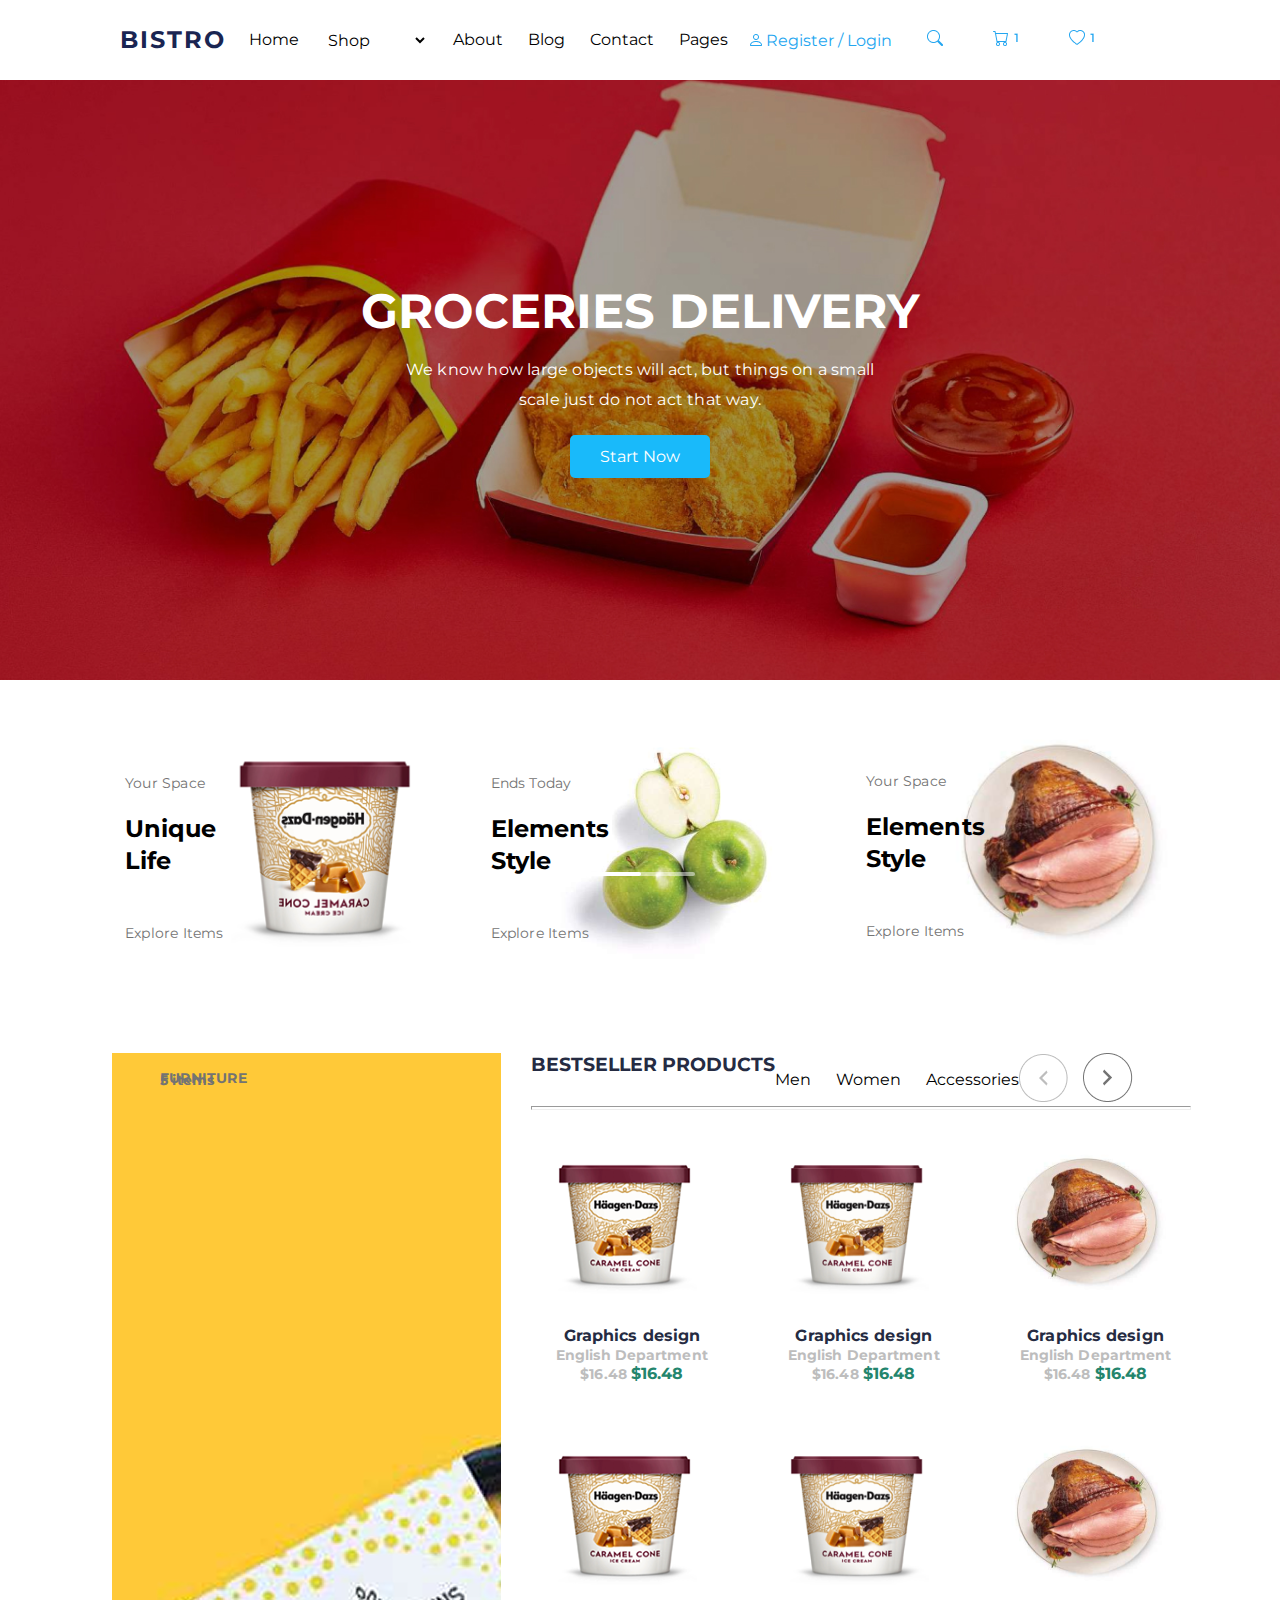
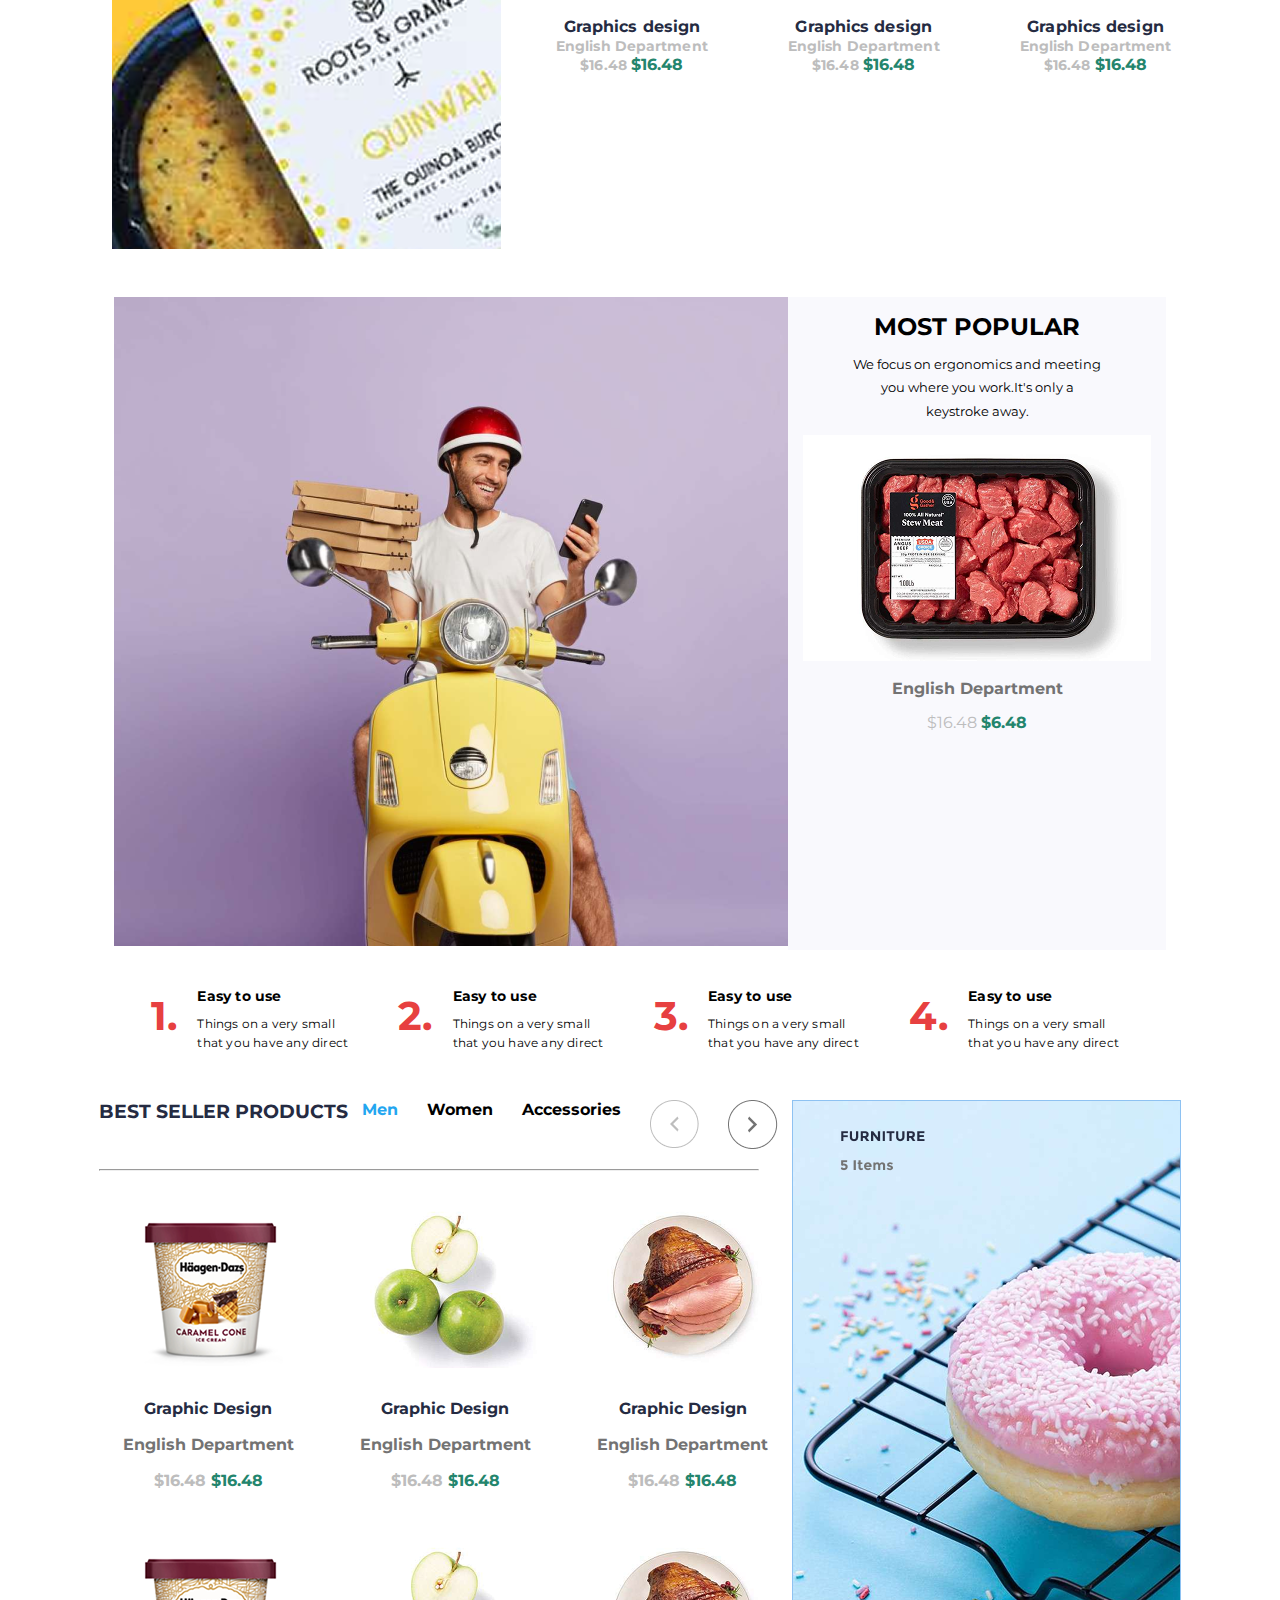
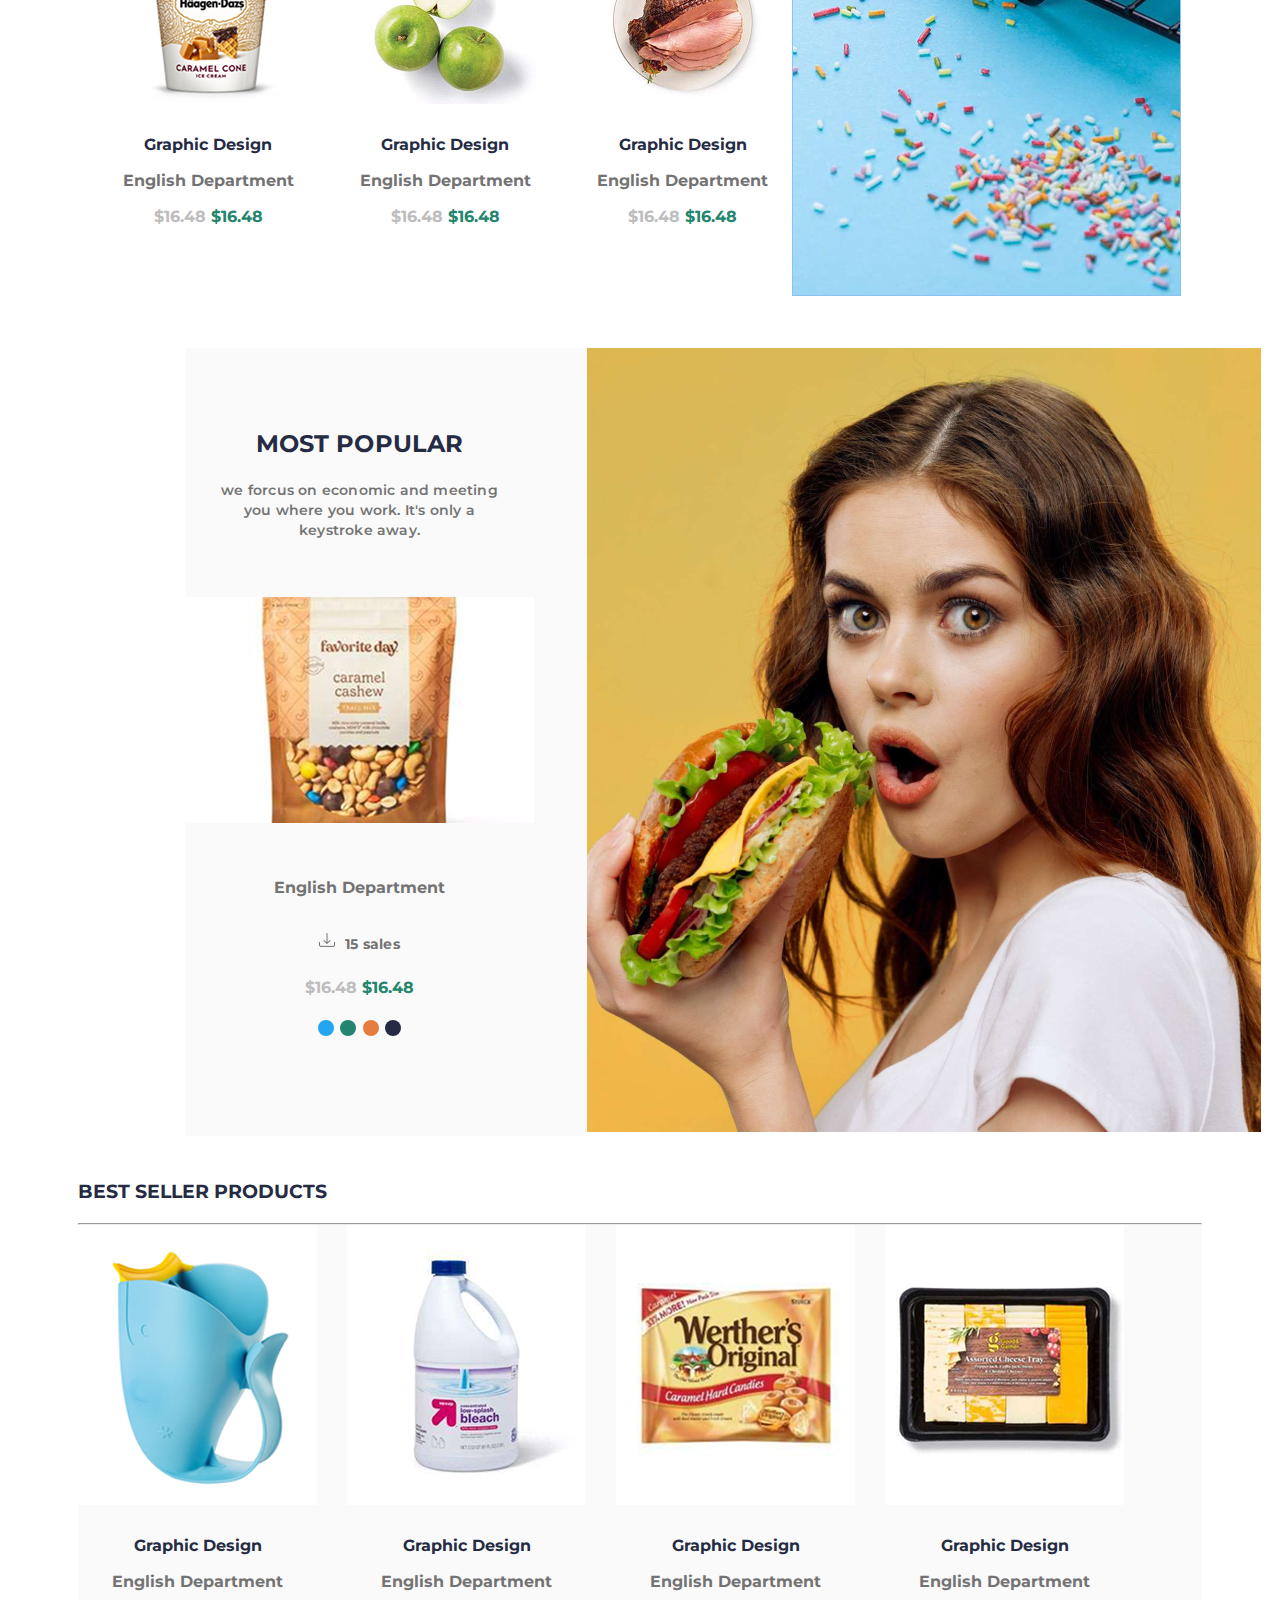
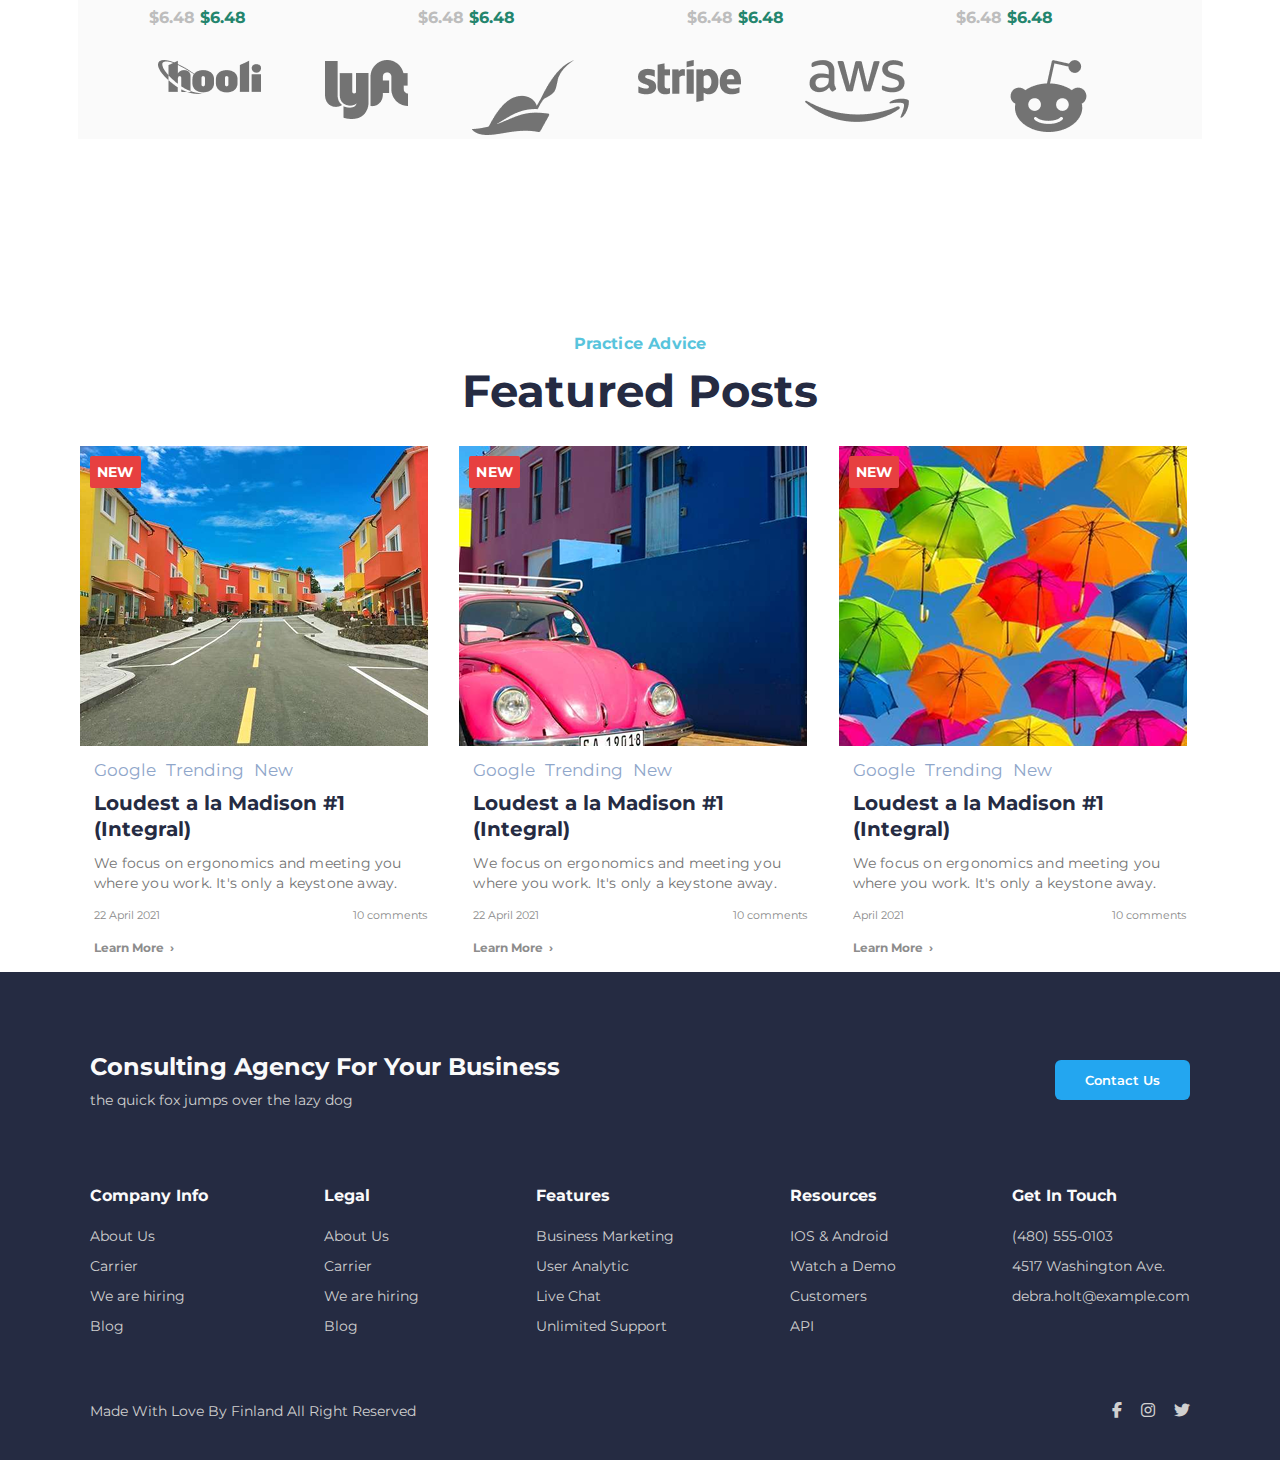
<file: index.html>
<!doctype html>
<html lang="en">
  <head>
    <meta charset="UTF-8" />
    <meta name="viewport" content="width=device-width, initial-scale=1.0" />
    <title>Figma Assignment</title>
     <link rel="preconnect" href="https://fonts.googleapis.com" />
    <link rel="preconnect" href="https://fonts.gstatic.com" crossorigin />
    <link
      href="https://fonts.googleapis.com/css2?family=Monsieur+La+Doulaise&family=Montserrat:ital,wght@0,100..900;1,100..900&family=Roboto:ital,wght@0,100..900;1,100..900&display=swap"
      rel="stylesheet"
    />
    <link rel="stylesheet"
href="https://cdnjs.cloudflare.com/ajax/libs/font-awesome/6.5.0/css/all.min.css">
    <link rel="stylesheet" href="style.css" />
    <link rel="stylesheet" href="bolu-style.css" />
    <link rel="stylesheet" href="ife-style.css" />
  </head>
  <body>
    <!-- ______BOLU WORKS STARTS HERE____ -->
    <!-- header section -->
    <header>
      <div class="bolu-header">
        <h1 class="bolu-head">BISTRO</h1>
        <!-- nav section -->
        <nav class="bolu-nav1">
          <ul>
            <li>Home</li>
            <li class="bolu-dropdown">
              <select id="bolu-desired-course">
                <option>Shop</option>
                <option>Drugs</option>
                <option>Beverages</option>
                <option>Snacks</option>
              </select>
            </li>
            <li>About</li>
            <li>Blog</li>
            <li>Contact</li>
            <li>Pages</li>
          </ul>
        </nav>
        <nav class="bolu-nav2">
          <ul>
            <li><img src="assets/images/humanicon.png" /> Register / Login</li>
            <li><img src="assets/images/li.png" /></li>
            <li><img src="assets/images/cart.png" /></li>
            <li><img src="assets/images/likes.png" /></li>
          </ul>
        </nav>
      </div>
    </header>
    <!-- Hero Section-->
    <section class="bolu-hero">
      <div class="bolu-hero-content">
        <h1>GROCERIES DELIVERY</h1>
        <h4>
          We know how large objects will act, but things on a small scale just
          do not act that way.
        </h4>
        <button class="bolu-hero-btn">Start Now</button>
      </div>
      <div class="bolu-slider-indicator"></div>
    </section>
    <!-- list section -->
    <section class="bolu-bigcontainer">
      <div class="bolu-container">
        <div class="bolu-cards-0">
          <h6 class="bolu-text">Your Space</h6>
          <h2 class="bolu-title">Unique Life</h2>
          <h6 class="bolu-bottom-text">Explore Items</h6>
        </div>
        <div class="bolu-cards-1">
          <h6 class="bolu-text">Ends Today</h6>
          <h2 class="bolu-title">Elements Style</h2>
          <h6 class="bolu-bottom-text">Explore Items</h6>
        </div>
        <div class="bolu-cards-2">
          <h6 class="bolu-text">Your Space</h6>
          <h2 class="bolu-title">Elements Style</h2>
          <h6 class="bolu-bottom-text">Explore Items</h6>
        </div>
      </div>
    </section>

    <!-- _______BOLU FIRST PROJECT ENDS HERE________ -->


     <!-- _______IFE FIRST PROJECT BEGINS HERE________ -->
    <!-- Ifes first project -->
    <section class="ifecontainer">
      <div class="ifeoga">
        <div class="ifeleftdiv">
          <div class="ifetext">
            <h6 class="ifetext2">FURNITURE</h6>
            <h6 class="ifecolor">5 items</h6>
          </div>
        </div>
        <div class="iferightdiv">
          <div class="ifeheader">
            <div class="ifesub-header1">
              <h3 class="h3">BESTSELLER PRODUCTS</h3>
            </div>

            <div class="ifesub-header2">
              <div class="ifediv2">
                <ul class="ifelist">
                  <li>Men</li>
                  <li>Women</li>
                  <li>Accessories</li>
                </ul>
                <ul class="ifelist2">
                  <li><img src="./assets/images/button Sm.png" alt="" /></li>
                  <li><img src="./assets/images/li-2.png" alt="" /></li>
                </ul>
              </div>
            </div>
          </div>
          <hr class="ifeunderline" />

          <!-- row1 -->
          <div class="ifemini-mart">
            <div class="iferow1">
              <div class="ifeproduct1">
                <img
                  src="./assets/images/fixed-height.png"
                  alt=""
                  class="ifeimg1"
                />
                <div class="ifecaption">
                  <p class="ifevip3">Graphics design</p>
                  <p class="ifevip2">English Department</p>

                  <p class="ifevip2">
                    $16.48
                    <b class="ifevip">$16.48</b>
                  </p>
                </div>
              </div>

              <div class="ifeproduct2">
                <img
                  src="./assets/images/product-cover-5.png"
                  alt=""
                  class="ifeimg1"
                />
                <div class="ifecaption">
                  <p class="ifevip3">Graphics design</p>
                  <p class="ifevip2">English Department</p>

                  <p class="ifevip2">
                    $16.48
                    <b class="ifevip">$16.48</b>
                  </p>
                </div>
              </div>
              <div class="ifeproduct3">
                <img
                  src="./assets/images/product-cover-5 (1).png"
                  alt=""
                  class="ifeimg1"
                />
                <div class="ifecaption">
                  <p class="ifevip3">Graphics design</p>
                  <p class="ifevip2">English Department</p>

                  <p class="ifevip2">
                    $16.48
                    <b class="ifevip">$16.48</b>
                  </p>
                </div>
              </div>
            </div>
            <!-- row2 -->
            <div class="iferow1">
              <div class="ifeproduct1">
                <img
                  src="./assets/images/fixed-height.png"
                  alt=""
                  class="ifeimg1"
                />
                <div class="ifecaption">
                  <p class="ifevip3">Graphics design</p>
                  <p class="ifevip2">English Department</p>

                  <p class="ifevip2">
                    $16.48
                    <b class="ifevip">$16.48</b>
                  </p>
                </div>
              </div>

              <div class="ifeproduct2">
                <img
                  src="./assets/images/product-cover-5.png"
                  alt=""
                  class="ifeimg1"
                />
                <div class="ifecaption">
                  <p class="ifevip3">Graphics design</p>
                  <p class="ifevip2">English Department</p>

                  <p class="ifevip2">
                    $16.48
                    <b class="ifevip">$16.48</b>
                  </p>
                </div>
              </div>
              <div class="ifeproduct3">
                <img
                  src="./assets/images/product-cover-5 (1).png"
                  alt=""
                  class="ifeimg1"
                />
                <div class="ifecaption">
                  <p class="ifevip3">Graphics design</p>
                  <p class="ifevip2">English Department</p>

                  <p class="ifevip2">
                    $16.48
                    <b class="ifevip">$16.48</b>
                  </p>
                </div>
              </div>
            </div>
          </div>
        </div>
      </div>
    </section>

    <!-- Ifes second project -->
    <section>
      <div class="ifemaster-div">
        <div>
          <img src="./assets/images/col-md-8.png" alt="" />
        </div>
        <div class="ifesecond-div">
          <div class="ifegeneral">
            <center>
              <b class="ifegeneral">
                <h2>MOST POPULAR</h2>
              </b>
              <p class="ife">
                We focus on ergonomics and meeting
                <br />
                you where you work.It's only a <br />
                keystroke away.
              </p>
            </center>
          </div>
          <div>
            <img src="./assets/images/printed-summer-dress (4) 1.png" alt="" />
          </div>
          <center>
            <p class="product-cat">English Department</p>
            <p class="price1">$16.48 <b class="price2">$6.48</b></p>
          </center>
        </div>
      </div>

      <div class="ifemajor-text">
        <div class="ifesilentboss">
          <h1 class="ifenum">1.</h1>
          <div>
            <p class="ifep">Easy to use</p>
            <p class="ifetextz">
              Things on a very small <br />
              that you have any direct
            </p>
          </div>
        </div>

        <div class="ifesilentboss">
          <div class="ifenum">2.</div>
          <div>
            <h1 class="ifep">Easy to use</h1>
            <p class="ifetextz">
              Things on a very small <br />
              that you have any direct
            </p>
          </div>
        </div>

        <div class="ifesilentboss">
          <div class="ifenum">3.</div>
          <div>
            <h1 class="ifep">Easy to use</h1>
            <p class="ifetextz">
              Things on a very small <br />
              that you have any direct
            </p>
          </div>
        </div>

        <div class="ifesilentboss">
          <div class="ifenum">4.</div>
          <div>
            <h1 class="ifep">Easy to use</h1>
            <p class="ifetextz">
              Things on a very small <br />
              that you have any direct
            </p>
          </div>
        </div>
      </div>
    </section>

     <!-- _________IFE FIRST PROJECT ENDS HERE________ -->

    <!-- ___________TAIWO PROJECTS BEGINS______________ -->

    <section class="main-container">
      <div class="left-right">
        <div class="left-box">
          <div class="nav-bar">
            <div class="h3"><h3>BEST SELLER PRODUCTS</h3></div>
            <div class="main-nav">
              <ul>
                <li id="blue">Men</li>
                <li>Women</li>
                <li>Accessories</li>
                <li class="round">
                  <img src="./assets/images/lt_arrow.png" alt="" />
                </li>
                <li class="round">
                  <img src="./assets/images/gt_arrow.png" alt="" />
                </li>
              </ul>
            </div>
          </div>
          <br />
          <hr class="hr1 hr-deco" />
          <div class="listing">
            <div class="item">
              <div><img src="./assets/images/shop1.png" alt="" /></div>
              <div class="details">
                <div class="product-title">Graphic Design</div>
                <div class="product-cat">English Department</div>
                <div class="prices">
                  <div class="price1">$16.48</div>
                  <div class="price2">$16.48</div>
                </div>
              </div>
            </div>
            <div class="item">
              <div><img src="./assets/images/shop2.png" alt="" /></div>
              <div class="details">
                <div class="product-title">Graphic Design</div>
                <div class="product-cat">English Department</div>
                <div class="prices">
                  <div class="price1">$16.48</div>
                  <div class="price2">$16.48</div>
                </div>
              </div>
            </div>
            <div class="item">
              <div><img src="./assets/images/shop3.png" alt="" /></div>
              <div class="details">
                <div class="product-title">Graphic Design</div>
                <div class="product-cat">English Department</div>
                <div class="prices">
                  <div class="price1">$16.48</div>
                  <div class="price2">$16.48</div>
                </div>
              </div>
            </div>
            <div class="item">
              <div><img src="./assets/images/shop1.png" alt="" /></div>
              <div class="details">
                <div class="product-title">Graphic Design</div>
                <div class="product-cat">English Department</div>
                <div class="prices">
                  <div class="price1">$16.48</div>
                  <div class="price2">$16.48</div>
                </div>
              </div>
            </div>
            <div class="item">
              <div><img src="./assets/images/shop2.png" alt="" /></div>
              <div class="details">
                <div class="product-title">Graphic Design</div>
                <div class="product-cat">English Department</div>
                <div class="prices">
                  <div class="price1">$16.48</div>
                  <div class="price2">$16.48</div>
                </div>
              </div>
            </div>
            <div class="item">
              <div><img src="./assets/images/shop3.png" alt="" /></div>
              <div class="details">
                <div class="product-title">Graphic Design</div>
                <div class="product-cat">English Department</div>
                <div class="prices">
                  <div class="price1">$16.48</div>
                  <div class="price2">$16.48</div>
                </div>
              </div>
            </div>
          </div>
        </div>
        <div class="right-box">
          <img src="./assets/images/col-md-4.png" alt="" />
        </div>
      </div>
    </section>

    <section class="most-popular-main">
      <div class="most-popular">
        <!-- <div class="mp-left">
          <img src="./assets/images/right.png" alt="" />
        </div> -->
        <div class="left-mp">
          <div class="left-mp-inner">
            <div class="h3"><h3 id="pix32">MOST POPULAR</h3></div>
            <div class="parag">
              <p>
                we forcus on economic and meeting you where you work. It's only
                a keystroke away.
              </p>
            </div>
            <div><img src="./assets/images/caramel.png" alt="" /></div>
            <div class="product-cat">English Department</div>
            <div class="flex-dp pad">
              <div><img src="./assets/images/Frame.png" alt="" /></div>
              <div><h6>15 sales</h6></div>
            </div>
            <div class="prices">
              <div class="price1">$16.48</div>
              <div class="price2">$16.48</div>
            </div>
            <div class="colors">
              <div class="blue"></div>
              <div class="green"></div>
              <div class="violet"></div>
              <div class="dark"></div>
            </div>
          </div>
        </div>
        <div class="big-pic">
          <img src="./assets/images/big-pic.png" alt="" />
        </div>
      </div>
    </section>
    <section class="main-container">
      <div class="bs-products-inner">
        <div class="h3"><h3>BEST SELLER PRODUCTS</h3></div>
        <br />
        <hr class="hr-deco" />

        <div class="product-listing new-color">
          <div class="item">
            <div><img src="./assets/images/jug.png" alt="" /></div>
            <div class="details">
              <div class="product-title">Graphic Design</div>
              <div class="product-cat">English Department</div>
              <div class="prices">
                <div class="price1">$6.48</div>
                <div class="price2">$6.48</div>
              </div>
            </div>
          </div>
          <div class="item">
            <div><img src="./assets/images/bleach.png" alt="" /></div>
            <div class="details">
              <div class="product-title">Graphic Design</div>
              <div class="product-cat">English Department</div>
              <div class="prices">
                <div class="price1">$6.48</div>
                <div class="price2">$6.48</div>
              </div>
            </div>
          </div>
          <div class="item">
            <div><img src="./assets/images/original.png" alt="" /></div>
            <div class="details">
              <div class="product-title">Graphic Design</div>
              <div class="product-cat">English Department</div>
              <div class="prices">
                <div class="price1">$6.48</div>
                <div class="price2">$6.48</div>
              </div>
            </div>
          </div>
          <div class="item">
            <div><img src="./assets/images/original_2.png" alt="" /></div>
            <div class="details">
              <div class="product-title">Graphic Design</div>
              <div class="product-cat">English Department</div>
              <div class="prices">
                <div class="price1">$6.48</div>
                <div class="price2">$6.48</div>
              </div>
            </div>
          </div>
         
        </div>
         <div class="taiwo-brand">
        <div><img src="assets/images/fa-brands-1.png" alt="LOGO" /></div>
        <div><img src="assets/images/fa-brands-2.png" alt="LOGO" /></div>
        <div><img src="assets/images/fa-brands-3.png" alt="LOGO" /></div>
        <div><img src="assets/images/fa-brands-4.png" alt="LOGO" /></div>
        <div><img src="assets/images/fa-brands-5.png" alt="LOGO" /></div>
        <div><img src="assets/images/col-md-2.png" alt="LOGO" /></div>
      </div>
        
      </div>
      
    </section>

    <!-- ______________TAIWO PROJECT ENDS HERE_________________ -->


    <!-- ____________BOLU SECOND PROJECT BEGINS____________ -->

    <!-- LOGO SECTION -->
    <!-- <section class="bolu-brand">
      <img src="assets/images/fa-brands-1.png" alt="LOGO" />
      <img src="assets/images/fa-brands-2.png" alt="LOGO" />
      <img src="assets/images/fa-brands-3.png" alt="LOGO" />
      <img src="assets/images/fa-brands-4.png" alt="LOGO" />
      <img src="assets/images/fa-brands-5.png" alt="LOGO" />
      <img src="assets/images/col-md-2.png" alt="LOGO" />
    </section> -->

    <!-- practice advice section -->
    <div class="bolu-div">
      <h6>Practice Advice</h6>
      <h3>Featured Posts</h3>
    </div>
    <!--CARD ROW -->
    <section class="bolu-grid-cards">
      <!-- FIRST CARD -->
      <article class="bolu-cards">
        <div class="bolu-picture-a">
          <span class="bolu-bd">NEW</span>
          <!-- <img src="./assets/images/jogodo.webp"alt=""> -->
        </div>
        <div class="bolu-text-area">
          <p class="bolu-pus"><span class="col">Google </span>Trending New</p>
          <h2 class="bolu-lang">Loudest a la Madison #1<br />(Integral)</h2>
          <p class="bolu-details">
            We focus on ergonomics and meeting you where you work. It's only a
            keystone away.
          </p>
          <div class="bolu-info">
            <span>22 April 2021</span>
            <span>10 comments</span>
          </div>
          <a class="bolu-link" href="#"
            >Learn More <span class="arrow">&rsaquo;</span></a
          >
        </div>
      </article>

      <!-- SECOND CARD -->
      <article class="bolu-cards">
        <div class="bolu-picture-b">
          <span class="bolu-bd">NEW</span>
          <!-- <img src=""alt=""> -->
        </div>
        <div class="bolu-text-area">
          <p class="bolu-pus"><span class="col">Google </span>Trending New</p>
          <h2 class="bolu-lang">Loudest a la Madison #1<br />(Integral)</h2>
          <p class="bolu-details">
            We focus on ergonomics and meeting you where you work. It's only a
            keystone away.
          </p>
          <div class="bolu-info">
            <span>22 April 2021</span>
            <span>10 comments</span>
          </div>
          <a class="bolu-link" href="#"
            >Learn More <span class="arrow">&rsaquo;</span></a
          >
        </div>
      </article>

      <!-- THIRD CARD -->
      <article class="bolu-cards">
        <div class="bolu-picture-c">
          <span class="bolu-bd">NEW</span>
          <!-- <img src=""alt=""> -->
        </div>
        <div class="bolu-text-area">
          <p class="bolu-pus"><span class="col">Google </span>Trending New</p>
          <h2 class="bolu-lang">Loudest a la Madison #1<br />(Integral)</h2>
          <p class="bolu-details">
            We focus on ergonomics and meeting you where you work. It's only a
            keystone away.
          </p>
          <div class="bolu-info">
            <span> April 2021</span>
            <span>10 comments</span>
          </div>
          <a class="bolu-link" href="#"
            >Learn More <span class="arrow">&rsaquo;</span></a
          >
        </div>
      </article>
    </section>

    <!-- _____________BOLU SECOND PROJECT ENDS_____________ -->

    <!-- _______________IFE SECOND PROJECT BEGINS______________ -->

    <!-- <section class="ifebody">
      <div class="ifegeneral">
        <div class="ifeheaderz">
          <div class="ifeinnerbox">
            <div class="ifecontent">
              <p class="ifeline1">Consulting Agency For Your Business</p>
              <p class="ifeline2">the quick fox jumps over the lazy dog</p>
            </div>
            <p><button class="ifebutton">Contact Us</button></p>
          </div>
        </div>

        <div class="ifebottom">
          <div class="ifelistz">
            <ul class="ifelistz1">
              <p>Company Info</p>
              <li>About us</li>
              <li>Career</li>
              <li>We are hiring</li>
              <li>blog</li>
            </ul>
            <ul class="ifelistz1">
              <p>Legal</p>
              <li>About Us</li>
              <li>Career</li>
              <li>We are hiring</li>
              <li>blog</li>
            </ul>
            <ul class="ifelistz1">
              <p>Features</p>
              <li>Business marketing</li>
              <li>User Analytic</li>
              <li>Live Chat</li>
              <li>Unlimited support</li>
            </ul>
            <ul class="ifelistz1">
              <p>Resources</p>
              <li>IOS&Android</li>
              <li>Watch a demo</li>
              <li>Customer</li>
              <li>API</li>
            </ul>
            <ul class="ifelistz2">
              <p>Get in Touch</p>
              <li>
                <p>
                  <img
                    src="./assets/images/bx_bx-phone.png"
                    alt=""
                    class="img3"
                  />(480) 555-0103
                </p>
              </li>
              <li>
                <img src="./assets/images/bx_bx-map.png" alt="" class="img3" />
                4517 Washington Ave. Manchester,
              </li>
              <li>
                <img
                  src="./assets/images/carbon_send-alt.png"
                  alt=""
                  class="img3"
                />debra.holt@example.com
              </li>
            </ul>
          </div>
        </div>
      </div>
      <div class="ifelastline">
        <p class="ifelasttext">Made With Love By Finland All Right Reserved</p>
        <div>
          <ul class="ifelastimg">
            <li>
              <img src="./assets/images/facebook.png" alt="" class="final" />
            </li>
            <li>
              <img src="./assets/images/instagram.png" alt="" class="final" />
            </li>
            <li>
              <img src="./assets/images/twitter.png" alt="" class="final" />
            </li>
          </ul>
        </div>
      </div>
    </section> -->

    <footer class="footer">
  <div class="footer-container">
    
    <!-- Top Section -->
    <div class="footer-top">
      <div class="footer-cta">
        <h2>Consulting Agency For Your Business</h2>
        <p>the quick fox jumps over the lazy dog</p>
      </div>

      <button class="contact-btn">Contact Us</button>
    </div>

    <!-- Middle Section -->
    <div class="footer-links">

      <div class="column">
        <h4>Company Info</h4>
        <a href="#">About Us</a>
        <a href="#">Carrier</a>
        <a href="#">We are hiring</a>
        <a href="#">Blog</a>
      </div>

      <div class="column">
        <h4>Legal</h4>
        <a href="#">About Us</a>
        <a href="#">Carrier</a>
        <a href="#">We are hiring</a>
        <a href="#">Blog</a>
      </div>

      <div class="column">
        <h4>Features</h4>
        <a href="#">Business Marketing</a>
        <a href="#">User Analytic</a>
        <a href="#">Live Chat</a>
        <a href="#">Unlimited Support</a>
      </div>

      <div class="column">
        <h4>Resources</h4>
        <a href="#">IOS & Android</a>
        <a href="#">Watch a Demo</a>
        <a href="#">Customers</a>
        <a href="#">API</a>
      </div>

      <div class="column">
        <h4>Get In Touch</h4>
        <p>(480) 555-0103</p>
        <p>4517 Washington Ave.</p>
        <p>debra.holt@example.com</p>
      </div>

    </div>

    <!-- Bottom Section -->
    <div class="footer-bottom">
      <p>Made With Love By Finland All Right Reserved</p>

      <div class="socials">
        <i class="fa-brands fa-facebook-f"></i>
        <i class="fa-brands fa-instagram"></i>
        <i class="fa-brands fa-twitter"></i>
      </div>
    </div>

  </div>
</footer>
  </body>
</html>
</file>
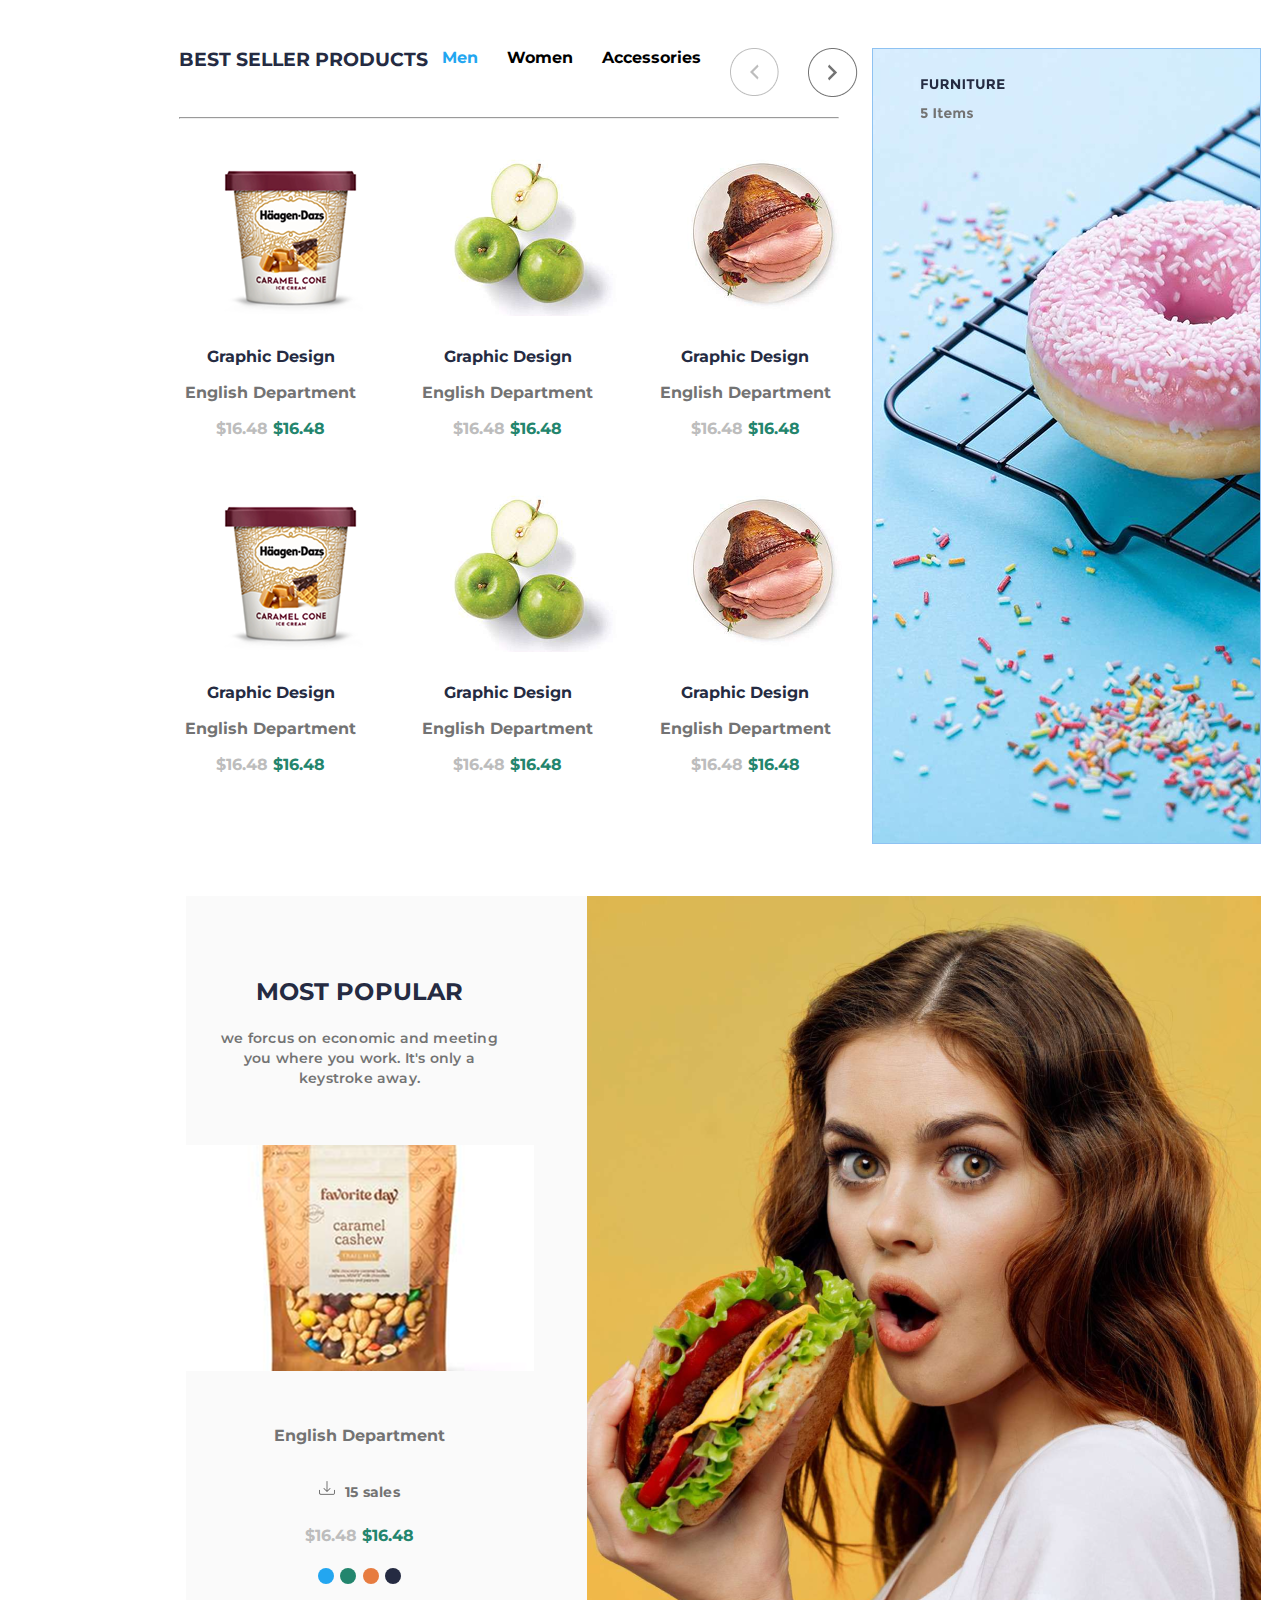
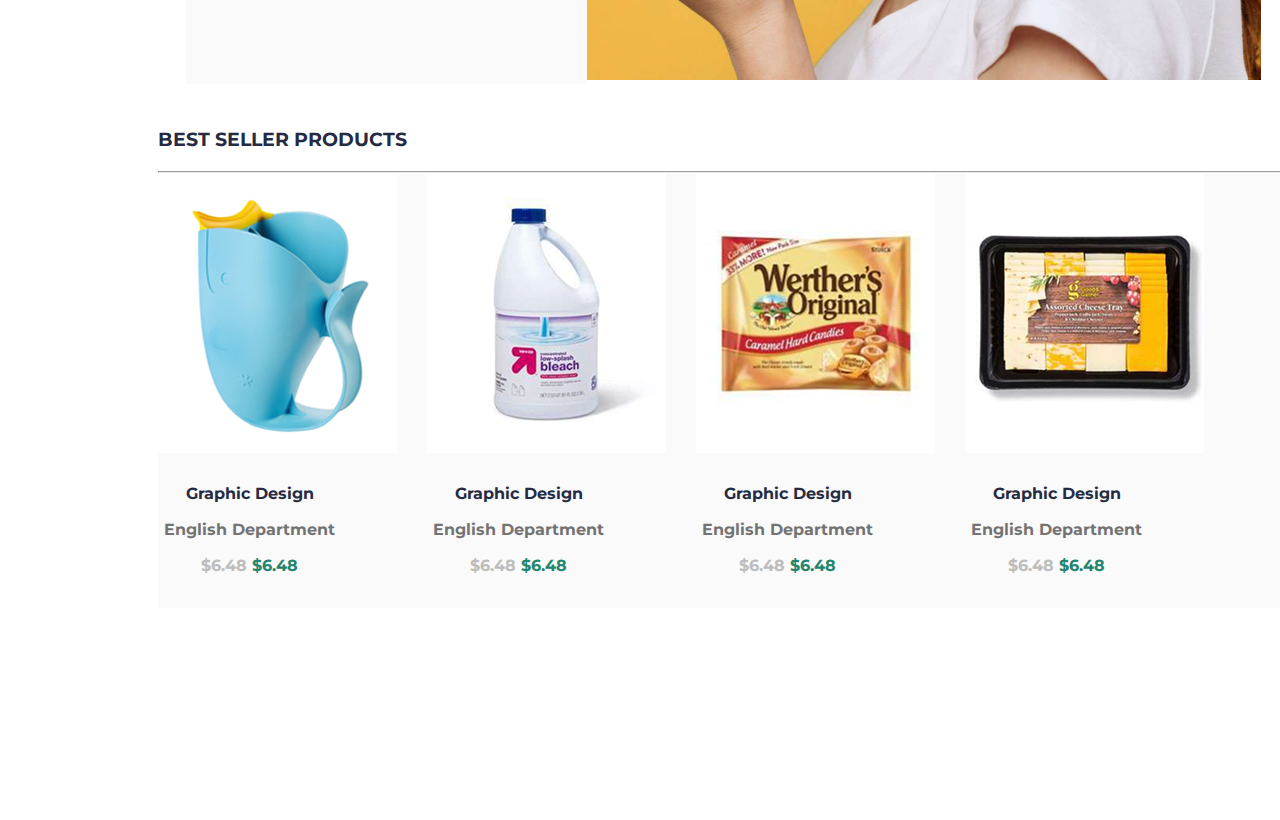
<file: shopping.html>
<!doctype html>
<html lang="en">
  <head>
    <meta charset="UTF-8" />
    <meta name="viewport" content="width=device-width, initial-scale=1.0" />
    <title>Document</title>
    <link rel="preconnect" href="https://fonts.googleapis.com" />
    <link rel="preconnect" href="https://fonts.gstatic.com" crossorigin />
    <link
      href="https://fonts.googleapis.com/css2?family=Monsieur+La+Doulaise&family=Montserrat:ital,wght@0,100..900;1,100..900&family=Roboto:ital,wght@0,100..900;1,100..900&display=swap"
      rel="stylesheet"
    />
    <style>
      * {
        margin: 0;
        padding: 0;
        font-family: "Montserrat", sans-serif;
      }
      .main-container {
        width: 1440px;
        margin: 0 auto;
        background-color: rgba(255, 255, 255, 1);
      }
      .left-right {
        display: grid;
        grid-template-columns: repeat(4, auto);
        justify-content: center;
        padding: 48px 0;
      }
      .left-box {
        grid-column: span 3;
      }

      .right-box {
      }
      .right-box img {
        width: 389px;
        height: 796px;
        gap: 48px;
      }
      .listing {
        display: grid;
        grid-template-columns: repeat(3, auto);
        width: 100%;
        gap: 19px;
        padding-top: 35px;
        /* padding-right: 60px; */
      }
      .listing img {
        size: 183px 162px;
      }
      h3 {
        color: #252b42;
        font-weight: 700;
        line-height: 24px;
      }
      #pix32 {
        font-weight: 700;
        font-size: 24px;
        line-height: 32px;
        letter-spacing: 0.1px;
        text-align: center;
        margin-bottom: 20px;
      }
      .main-nav {
        width: 444px;
        height: 50px;
      }
      .nav-bar {
        display: flex;
        line-height: 1.2rem;
        /* align-items: center; */
        justify-content: center;
        text-align: center;
      }
      .main-nav ul {
        display: flex;
        justify-content: space-around;
        list-style: none;
        font-weight: 700;
      }
      .hr1 {
        width: 95%;
        text-align: center;
      }
      .round {
      }
      .most-popular-main {
        width: 1440px;
        /* height: 880px; */
        justify-content: center;
      }
      .most-popular {
        width: 1069px;
        height: 784px;
        display: grid;
        grid-template-columns: 401px 674px;
        height: 784px;
        margin: 0 auto;
      }
      /* .big-pic {
        
      } */
      #blue {
        /* color: lightseagreen; */
        color: #23a6f0;
      }
      .product-title {
        color: #252b42;
        font-weight: 700;
        justify-content: center;
        line-height: 24px;
      }
      .product-cat {
        color: #737373;
        font-weight: 700;
        justify-content: center;
        line-height: 48px;
      }
      .prices {
        display: flex;
        gap: 5px;
        font-weight: 700;
        justify-content: center;
        line-height: 24px;
      }
      .price1 {
        color: #bdbdbd;
      }
      .price2 {
        color: #23856d;
      }
      .details {
        width: 183px;
        gap: 10px;
        padding-top: 25px;
      }
      .item {
        text-align: center;
        padding-bottom: 30px;
      }
      .parag {
        font-weight: 600;
        font-size: 14px;
        line-height: 20px;
        letter-spacing: 0.2px;
        text-align: center;
        color: #737373;
        width: 280px;
        height: 60px;
        margin-bottom: 20px;
        /* justify-content: center;
        align-items: center; */
        margin: 0 auto 20px auto;
      }
      h6 {
        font-weight: 700;
        font-size: 14px;
        line-height: 24px;
        letter-spacing: 0.2px;
        color: #737373;
      }
      .flex-dp {
        display: flex;
        gap: 10px;
        justify-content: center;
      }
      .colors {
        display: flex;
        gap: 6.08px;
        justify-content: center;
        padding-top: 20px;
      }
      .blue {
        width: 16px;
        height: 16px;
        border-radius: 50%;
        background-color: rgba(35, 166, 240, 1);
      }
      .green {
        width: 16px;
        height: 16px;
        border-radius: 50%;
        background-color: rgba(35, 133, 109, 1);
      }
      .violet {
        width: 16px;
        height: 16px;
        border-radius: 50%;
        background-color: rgba(231, 124, 64, 1);
      }
      .dark {
        width: 16px;
        height: 16px;
        border-radius: 50%;
        background-color: rgba(37, 43, 66, 1);
      }

      .left-mp {
        text-align: center;
        gap: 30px;
        padding-top: 80px;
        padding-bottom: 80px;
        background-color: rgba(250, 250, 250, 1);
        width: 401px;
        /* height: 784px; */
      }
      .left-mp-inner {
        width: 348px;
        height: 604px;
        gap: 19px;
      }
      .pad {
        padding-top: 20px;
        padding-bottom: 20px;
      }
      .product-listing {
        display: flex;
        gap: 30px;
      }
      .bs-products-inner {
        width: 1124px;
        height: 644px;
        gap: 24px;
        padding-top: 48px;
        padding-bottom: 48px;
        margin: 0 auto;
      }
      .new-color {
        background-color: rgba(250, 250, 250, 1);
      }
      .hr-deco {
        /* width: 1042px; */
        /* height: 2px; */
        background-color: rgba(236, 236, 236, 1);
      }

      /* __RESPONSIVENESS__ */
            @media (max-width:768px){
         .main-container {
        width: 419px;
      }  
      .left-right {
        display: grid;
        grid-template-columns: 1fr;
      }   
      /* .left-box {
        grid-column: 1fr;
      } */
      .listing {
        grid-template-columns: 1fr;
      }
        .main-nav {
        width: 419px;
        /* height: 50px; */
      }
      .nav-bar {
        display: block;
      }
      .round {
      }
      .most-popular-main {
        width: 419px;
        /* height: 880px; */
        justify-content: center;
      }
      .prices {
        display: block;
      }
      .product-listing {
        width: 419px;
        display: block;
      }

      }
    </style>
  </head>
  <body>
    <section class="main-container">
      <div class="left-right">
        <div class="left-box">
          <div class="nav-bar">
            <div class="h3"><h3>BEST SELLER PRODUCTS</h3></div>
            <div class="main-nav">
              <ul>
                <li id="blue">Men</li>
                <li>Women</li>
                <li>Accessories</li>
                <li class="round">
                  <img src="./assets/images/lt_arrow.png" alt="" />
                </li>
                <li class="round">
                  <img src="./assets/images/gt_arrow.png" alt="" />
                </li>
              </ul>
            </div>
          </div>
          <br />
          <hr class="hr1 hr-deco" />
          <div class="listing">
            <div class="item">
              <div><img src="./assets/images/shop1.png" alt="" /></div>
              <div class="details">
                <div class="product-title">Graphic Design</div>
                <div class="product-cat">English Department</div>
                <div class="prices">
                  <div class="price1">$16.48</div>
                  <div class="price2">$16.48</div>
                </div>
              </div>
            </div>
            <div class="item">
              <div><img src="./assets/images/shop2.png" alt="" /></div>
              <div class="details">
                <div class="product-title">Graphic Design</div>
                <div class="product-cat">English Department</div>
                <div class="prices">
                  <div class="price1">$16.48</div>
                  <div class="price2">$16.48</div>
                </div>
              </div>
            </div>
            <div class="item">
              <div><img src="./assets/images/shop3.png" alt="" /></div>
              <div class="details">
                <div class="product-title">Graphic Design</div>
                <div class="product-cat">English Department</div>
                <div class="prices">
                  <div class="price1">$16.48</div>
                  <div class="price2">$16.48</div>
                </div>
              </div>
            </div>
            <div class="item">
              <div><img src="./assets/images/shop1.png" alt="" /></div>
              <div class="details">
                <div class="product-title">Graphic Design</div>
                <div class="product-cat">English Department</div>
                <div class="prices">
                  <div class="price1">$16.48</div>
                  <div class="price2">$16.48</div>
                </div>
              </div>
            </div>
            <div class="item">
              <div><img src="./assets/images/shop2.png" alt="" /></div>
              <div class="details">
                <div class="product-title">Graphic Design</div>
                <div class="product-cat">English Department</div>
                <div class="prices">
                  <div class="price1">$16.48</div>
                  <div class="price2">$16.48</div>
                </div>
              </div>
            </div>
            <div class="item">
              <div><img src="./assets/images/shop3.png" alt="" /></div>
              <div class="details">
                <div class="product-title">Graphic Design</div>
                <div class="product-cat">English Department</div>
                <div class="prices">
                  <div class="price1">$16.48</div>
                  <div class="price2">$16.48</div>
                </div>
              </div>
            </div>
          </div>
        </div>
        <div class="right-box">
          <img src="./assets/images/col-md-4.png" alt="" />
        </div>
      </div>
    </section>
    <section class="most-popular-main">
      <div class="most-popular">
        <!-- <div class="mp-left">
          <img src="./assets/images/right.png" alt="" />
        </div> -->
        <div class="left-mp">
          <div class="left-mp-inner">
            <div class="h3"><h3 id="pix32">MOST POPULAR</h3></div>
            <div class="parag">
              <p>
                we forcus on economic and meeting you where you work. It's only
                a keystroke away.
              </p>
            </div>
            <div><img src="./assets/images/caramel.png" alt="" /></div>
            <div class="product-cat">English Department</div>
            <div class="flex-dp pad">
              <div><img src="./assets/images/Frame.png" alt="" /></div>
              <div><h6>15 sales</h6></div>
            </div>
            <div class="prices">
              <div class="price1">$16.48</div>
              <div class="price2">$16.48</div>
            </div>
            <div class="colors">
              <div class="blue"></div>
              <div class="green"></div>
              <div class="violet"></div>
              <div class="dark"></div>
            </div>
          </div>
        </div>
        <div class="big-pic">
          <img src="./assets/images/big-pic.png" alt="" />
        </div>
      </div>
    </section>
    <section class="main-container">
      <div class="bs-products-inner">
        <div class="h3"><h3>BEST SELLER PRODUCTS</h3></div>
        <br>
        <hr class="hr-deco">
        
        <div class="product-listing new-color">
          <div class="item">
            <div><img src="./assets/images/jug.png" alt="" /></div>
            <div class="details">
              <div class="product-title">Graphic Design</div>
              <div class="product-cat">English Department</div>
              <div class="prices">
                <div class="price1">$6.48</div>
                <div class="price2">$6.48</div>
              </div>
            </div>
          </div>
          <div class="item">
            <div><img src="./assets/images/bleach.png" alt="" /></div>
            <div class="details">
              <div class="product-title">Graphic Design</div>
              <div class="product-cat">English Department</div>
              <div class="prices">
                <div class="price1">$6.48</div>
                <div class="price2">$6.48</div>
              </div>
            </div>
          </div>
          <div class="item">
            <div><img src="./assets/images/original.png" alt="" /></div>
            <div class="details">
              <div class="product-title">Graphic Design</div>
              <div class="product-cat">English Department</div>
              <div class="prices">
                <div class="price1">$6.48</div>
                <div class="price2">$6.48</div>
              </div>
            </div>
          </div>
          <div class="item">
            <div><img src="./assets/images/original_2.png" alt="" /></div>
            <div class="details">
              <div class="product-title">Graphic Design</div>
              <div class="product-cat">English Department</div>
              <div class="prices">
                <div class="price1">$6.48</div>
                <div class="price2">$6.48</div>
              </div>
            </div>
          </div>
        </div>
      </div>
    </section>
  </body>
</html>
</file>
<file: style.css>
* {
  margin: 0;
  padding: 0;
  font-family: "Montserrat", sans-serif;
  /* box-sizing: border-box; */
}
.main-container {
  max-width: 1440px;
  width: 100%;
  margin: 0 auto;
  background-color: rgba(255, 255, 255, 1);
}

.left-right {
  display: grid;
  grid-template-columns: repeat(4, auto);
  justify-content: center;
  padding: 48px 0;
}
.left-box {
  grid-column: span 3;
}

.right-box {
}
.right-box img {
  width: 389px;
  height: 796px;
  gap: 48px;
}
.listing {
  display: grid;
  grid-template-columns: repeat(3, auto);
  width: 100%;
  gap: 19px;
  padding-top: 35px;
}
.listing img {
  size: 183px 162px;
}
h3 {
  color: #252b42;
  font-weight: 700;
  line-height: 24px;
}
#pix32 {
  font-weight: 700;
  font-size: 24px;
  line-height: 32px;
  letter-spacing: 0.1px;
  text-align: center;
  margin-bottom: 20px;
}
.main-nav {
  width: 444px;
  height: 50px;
}
.nav-bar {
  display: flex;
  line-height: 1.2rem;
  justify-content: center;
  text-align: center;
}
.main-nav ul {
  display: flex;
  justify-content: space-around;
  list-style: none;
  font-weight: 700;
}
.hr1 {
  width: 95%;
  text-align: center;
}
.round {
}
.most-popular-main {
  width: 1440px;
  justify-content: center;
}
.most-popular {
  width: 1069px;
  height: 784px;
  display: grid;
  grid-template-columns: 401px 674px;
  height: 784px;
  margin: 0 auto;
}
#blue {
  color: #23a6f0;
}
.product-title {
  color: #252b42;
  font-weight: 700;
  justify-content: center;
  line-height: 24px;
}
.product-cat {
  color: #737373;
  font-weight: 700;
  justify-content: center;
  line-height: 48px;
}
.prices {
  display: flex;
  gap: 5px;
  font-weight: 700;
  justify-content: center;
  line-height: 24px;
}
.price1 {
  color: #bdbdbd;
}
.price2 {
  color: #23856d;
}
.details {
  width: 183px;
  gap: 10px;
  padding-top: 25px;
  margin: 0 auto;
}
.item {
  text-align: center;
  padding-bottom: 30px;
}
.parag {
  font-weight: 600;
  font-size: 14px;
  line-height: 20px;
  letter-spacing: 0.2px;
  text-align: center;
  color: #737373;
  width: 280px;
  height: 60px;
  margin-bottom: 20px;
  margin: 0 auto 20px auto;
}
h6 {
  font-weight: 700;
  font-size: 14px;
  line-height: 24px;
  letter-spacing: 0.2px;
  color: #737373;
}
.flex-dp {
  display: flex;
  gap: 10px;
  justify-content: center;
}
.colors {
  display: flex;
  gap: 6.08px;
  justify-content: center;
  padding-top: 20px;
}
.blue {
  width: 16px;
  height: 16px;
  border-radius: 50%;
  background-color: rgba(35, 166, 240, 1);
}
.green {
  width: 16px;
  height: 16px;
  border-radius: 50%;
  background-color: rgba(35, 133, 109, 1);
}
.violet {
  width: 16px;
  height: 16px;
  border-radius: 50%;
  background-color: rgba(231, 124, 64, 1);
}
.dark {
  width: 16px;
  height: 16px;
  border-radius: 50%;
  background-color: rgba(37, 43, 66, 1);
}

.left-mp {
  text-align: center;
  gap: 30px;
  padding-top: 80px;
  padding-bottom: 80px;
  background-color: rgba(250, 250, 250, 1);
  width: 401px;
}
.left-mp-inner {
  width: 348px;
  height: 604px;
  gap: 19px;
}
.pad {
  padding-top: 20px;
  padding-bottom: 20px;
}
.product-listing {
  display: flex;
  gap: 30px;
}
.bs-products-inner {
  width: 1124px;
  height: 644px;
  gap: 24px;
  padding-top: 48px;
  padding-bottom: 48px;
  margin: 0 auto;
}
.new-color {
  background-color: rgba(250, 250, 250, 1);
}
.hr-deco {
  background-color: rgba(236, 236, 236, 1);
}

/* _________RESPONSIVENESS__________ */

/* =========================
   RESPONSIVE (TABLET + MOBILE)
   ========================= */

@media (max-width: 1024px) {
  /* Make main containers flexible */
  .main-container,
  .most-popular-main,
  .most-popular,
  .bs-products-inner {
    width: 100%;
  }

  /* Stack left-right section */
  .left-right {
    grid-template-columns: 1fr;
    padding: 30px 20px;
  }

  .right-box img {
    width: 100%;
    height: auto;
  }

  /* Product grid becomes 2 columns */
  .listing {
    grid-template-columns: repeat(2, 1fr);
  }

  /* Most popular becomes stacked */
  .most-popular {
    grid-template-columns: 1fr;
    height: auto;
  }

  .left-mp {
    width: 100%;
  }

  .big-pic img {
    width: 100%;
    height: auto;
  }

  /* Bottom product listing wraps */
  .product-listing {
    flex-wrap: wrap;
    justify-content: center;
  }

  .product-listing .item {
    width: 45%;
  }
}

/* =========================
   SMALL MOBILE
   ========================= */

@media (max-width: 600px) {
  /* Make listing single column */
  .listing {
    grid-template-columns: 1fr;
  }

  .product-listing {
    flex-direction: column;
    align-items: center;
  }

  .product-listing .item {
    width: 100%;
  }

  .main-nav ul {
    flex-wrap: wrap;
    gap: 10px;
  }

  .nav-bar {
    flex-direction: column;
    gap: 15px;
  }

  .prices {
    flex-direction: column;
  }
}

/* __________RESPONSIVENESS ENDS___________ */

.footer {
  background-color: #252b42;
  color: rgba(250, 250, 250, 1);
  /* max-width: 1440px; */
  height: 488px;
  margin: 0 auto;
  display: flex;
  justify-content: center;
}

.footer-container {
  width: 100%;
  max-width: 1100px;
  display: flex;
  flex-direction: column;
  justify-content: space-between;
  padding: 80px 20px 40px 20px;
}

/* TOP */
.footer-top {
  display: flex;
  justify-content: space-between;
  align-items: center;
}

.footer-cta h2 {
  font-size: 24px;
  font-weight: 700;
  margin-bottom: 10px;
}

.footer-cta p {
  font-size: 14px;
  color: #d0d0d0;
}

.contact-btn {
  background-color: #23a6f0;
  color: white;
  border: none;
  padding: 12px 30px;
  border-radius: 6px;
  font-weight: 600;
  cursor: pointer;
}

/* MIDDLE */
.footer-links {
  display: flex;
  justify-content: space-between;
  margin-top: 50px;
}

.column {
  display: flex;
  flex-direction: column;
  gap: 12px;
}

.column h4 {
  font-size: 16px;
  margin-bottom: 10px;
}

.column a,
.column p {
  font-size: 14px;
  color: #d0d0d0;
  text-decoration: none;
}

/* BOTTOM */
.footer-bottom {
  display: flex;
  justify-content: space-between;
  align-items: center;
  margin-top: 40px;
  font-size: 14px;
  color: #d0d0d0;
}

.socials i {
  margin-left: 15px;
  cursor: pointer;
  font-size: 16px;
}

@media (max-width: 768px) {
  .footer {
    height: auto;
  }

  .footer-top {
    flex-direction: column;
    align-items: flex-start;
    gap: 20px;
  }

  .footer-links {
    flex-wrap: wrap;
    gap: 30px;
  }

  .footer-bottom {
    flex-direction: column;
    gap: 15px;
    text-align: center;
  }
}

/* Bubble Magnify Effect 
.blue:hover,
.green:hover,
.violet:hover,
.dark:hover {
  transform: scale(1.8) translateY(-4px);
  box-shadow: 0 6px 15px rgba(0, 0, 0, 0.25);
}
  */

/* Hover triggers animation */
.blue:hover,
.green:hover,
.violet:hover,
.dark:hover {
  animation: bubblePop 1s ease forwards infinite;
  /* animation: bubblePop 1s ease-out; */
}

/* Keyframe Animation */
@keyframes bubblePop {
  0% {
    transform: scale(1);
  }

  40% {
    transform: scale(1.8) translateY(-4px);
  }

  70% {
    transform: scale(0.95);
  }

  100% {
    transform: scale(1);
  }
}
.taiwo-brand {
  display: flex;
  justify-content: space-between;
  background-color: rgba(250, 250, 250, 1);
  padding-left: 80px;
  padding-right: 80px;
  flex-wrap: wrap;
}
</file>
<file: bolu-style.css>
.bolu-nav1 {
  ul {
    list-style-type: none;
    display: flex;
    gap: 25px;
  }
  a {
    text-decoration: none;
    font-size: 16px;
  }
}
#bolu-desired-course {
  border: none;
  outline: none;
  background: transparent;
  font-size: 16px;
  font-family: inherit;
  padding: 0;
  margin: 0;
  padding-right: 0px;
}
.bolu-nav2 {
  ul {
    list-style-type: none;
    display: flex;
    align-items: center;
    gap: 20px;
    color: rgba(35, 166, 240, 1);
  }
  padding-right: 150px;
}
.bolu-header {
  display: flex;
  align-items: center;
  background-color: white;
  padding: 15px 20px;
  gap: 20px;
  justify-content: space-between;
}
.bolu-head {
  font-family: Montserrat;
  font-weight: 700;
  font-size: 24px;
  line-height: 32px;
  letter-spacing: 2px;
  color: #1a2552;
  padding-left: 100px;
}

/* hero section */
.bolu-hero {
  /* position: relative; */
  height: 600px;
  background-image: url("assets/images/imagehero.jpg");
  background-size: cover;
  background-position: center;
  background-repeat: no-repeat;
  display: flex;
  justify-content: center;
  align-items: center;
  text-align: center;
  color: white;
}
.bolu-hero-content h1 {
  font-size: 48px;
  font-weight: bold;
  margin-bottom: 15px;
}
.bolu-hero-content h4 {
  max-width: 500px;
  margin: auto;
  margin-bottom: 20px;
  font-family: Montserrat;
  font-weight: 400;
  /* font-size: 20px; */
  line-height: 30px;
  letter-spacing: 0.2px;
  text-align: center;
  color: #ffffff;
}
.bolu-hero-btn {
  border: none;
  padding: 12px 30px;
  color: white;
  font-size: 16px;
  border-radius: 5px;
  cursor: pointer;
  background: rgb(25, 186, 250);
}
.bolu-hero-content {
  width: 699;
  height: 330;
  gap: 24px;
  opacity: 1;
  padding-top: 40px;
  padding-bottom: 40px;
}
.bolu-hero-content p {
  font-family: Montserrat;
  font-weight: 400;
  font-size: 20px;
  line-height: 30px;
  letter-spacing: 0.2px;
  text-align: center;
}

.bolu-avatar-stack {
  position: absolute;
  right: 28px;
  top: 30px;
  display: flex;
  align-items: center;
  gap: 0;
  background: #23a6f0;
  border-radius: 999px;
  padding: 6px;
  box-shadow: 0 8px 18px rgba(0, 0, 0, 0.25);
}

.bolu-avatar {
  width: 48px;
  height: 48px;
  border-radius: 50%;
  border: 3px solid #23a6f0;
  margin-left: -8px;
}

.bolu-avatar:first-child {
  margin-left: 0;
}

.bolu-avatar-primary {
  background: #9d5cf3;
  color: #ffffff;
  display: grid;
  place-items: center;
  font-weight: 700;
  font-size: 24px;
}

.bolu-avatar-photo {
  object-fit: cover;
  background: #ffffff;
}

.bolu-slider-indicator {
  position: absolute;
  bottom: 24px;
  left: 50%;
  transform: translateX(-50%);
  width: 110px;
  height: 4px;
  background: rgba(255, 255, 255, 0.5);
  border-radius: 999px;
}

.bolu-slider-indicator::before {
  content: "";
  display: block;
  width: 56px;
  height: 100%;
  background: #ffffff;
  border-radius: 999px;
}
.bolu-bigcontainer {
  /* background: rgb(243, 228, 228); */
  align-items: center;
  display: flex;
  justify-content: space-around;
  padding-bottom: 20px;
  padding-top: 20px;
}
.bolu-container {
  display: flex;
  align-items: center;
  justify-content: space-between;
  padding: 15px 10px;
  max-width: 1084px;
  width: 100%;
}

.bolu-cards-0 {
  background-image: url("assets/images/h5-baner-3\ 1.png");
  background-size: contain;
  background-position: center;
  background-repeat: no-repeat;
  width: 333px;
  height: 231px;
  border-radius: 10px;
}
.bolu-text {
  color: rgba(115, 115, 115, 1);
  width: 81;
  height: 20;
  opacity: 1;
  padding-top: 46px;
  padding-left: 27px;
  font-family: Montserrat;
  font-weight: 400;
  font-size: 14px;
  line-height: 20px;
  letter-spacing: 0.2px;
}
.bolu-title {
  width: 94px;
  height: 64px;
  opacity: 1;
  font-family: Montserrat;
  font-weight: 700;
  font-size: 24px;
  line-height: 32px;
  letter-spacing: 0.1px;
  padding-left: 27px;
  padding-top: 20px;
}
.bolu-bottom-text {
  font-family: Montserrat;
  font-weight: 400;
  width: 81;
  height: 20;
  padding-top: 46px;
  font-family: Montserrat;
  font-size: 14px;
  line-height: 20px;
  letter-spacing: 0.2px;
  padding-left: 27px;
}
.bolu-cards-1 {
  background-image: url(assets/images/apple.png);
  background-size: contain;
  background-position: center;
  background-repeat: no-repeat;
  width: 333px;
  height: 232px;
  border-radius: 10px;
}
.bolu-cards-2 {
  background-image: url(assets/images/meat.png);
  background-size: contain;
  background-position: center;
  background-repeat: no-repeat;
  width: 333px;
  height: 235px;
  padding: 10px;
  border-radius: 10px;
}
/* logo section */
.bolu-brand {
  display: flex;
  justify-content: center;
  align-items: center;
  gap: 30px;
  /* padding-top: 50px; */
  padding-bottom: 50px;
  flex-wrap: wrap;
  /* opacity: 0.75; */
  margin-bottom: 54px;
}
.bolu-brand img {
  height: 50px;
  width: auto;
  object-fit: contain;
  filter: grayscale(100%);
}
.bolu-grid-cards {
  display: grid;
  grid-template-columns: repeat(3, minmax(240px, 1fr));
  gap: 18px;
  max-width: 1120px;
  margin: 0 auto;
}
.bolu-card {
  background: #ffffff;
  border: 1px solid #e6e6e6;
  box-shadow: 0 1px 0 rgba(0, 0, 0, 0.2);
  overflow: hidden;
}
.bolu-picture-a {
  position: relative;
  height: 300px;
  width: 348px;
  overflow: hidden;
  background: url(assets/images/road.png);
  background-size: cover;
  background-position: center;
  background-repeat: no-repeat;
}
.bolu-picture-b {
  position: relative;
  height: 300px;
  width: 348px;
  overflow: hidden;
  background: url(assets/images/car.png);
  background-size: cover;
  background-position: center;
  background-repeat: no-repeat;
}
.bolu-picture-c {
  position: relative;
  height: 300px;
  width: 348px;
  overflow: hidden;
  background: url(assets/images/umbrella.png);
  background-size: cover;
  background-position: center;
  background-repeat: no-repeat;
}
.bolu-bd {
  font-family: Montserrat;
  font-weight: 700;
  font-size: 14px;
  line-height: 24px;
  letter-spacing: 0.2px;
  text-align: center;
  position: absolute;
  top: 10px;
  left: 10px;
  background: #e74040;
  padding: 4px 7px;
  color: #ffffff;
  border-radius: 2px;
}
.bolu-text-area {
  padding: 14px 14px 16px;
}
.bolu-pus {
  font-size: 17px;
  color: #8fa6ca;
  margin-bottom: 10px;
  word-spacing: 6px;
  font-weight: 400;
}
.bolu-col {
  color: rgb(92, 169, 241);
}
.bolu-lang {
  font-size: 20px;
  line-height: 1.32;
  font-weight: 700;
  color: #252b42;
  margin-bottom: 10px;
}
.bolu-details {
  line-height: 1.5;
  font-family: Montserrat;
  font-weight: 400;
  font-size: 14px;
  line-height: 20px;
  letter-spacing: 0.2px;
  color: #737373;
  margin-bottom: 14px;
}
.bolu-info {
  display: flex;
  justify-content: space-between;
  font-size: 11px;
  color: #8a8a8a;
  margin-bottom: 14px;
  line-height: 16px;
}
.bolu-link {
  text-decoration: none;
  color: #8d8d8d;
  font-size: 12px;
  font-weight: 700;
  display: inline-flex;
  align-items: center;
  gap: 6px;
}
.bolu-arrow {
  color: #44a7e8;
  font-size: 14px;
  line-height: 1;
}
.bolu-div {
  text-align: center;
  margin-top: 60px;
  font-family: Arial, sans-serif;
}
.bolu-div h6 {
  color: #58c4dc;
  font-size: 16px;
  margin-bottom: 10px;
}
.bolu-div h3 {
  font-family: Montserrat;
  font-weight: 700;
  line-height: 50px;
  letter-spacing: 0.2px;
  text-align: center;
  font-size: 45px;
  font-weight: bold;
  margin-bottom: 30px;
}

/* _____RESPONSIVENESS (By Taiwo)_______ */
/* ___________FOR TABLETS________  */
@media (max-width: 992px) {
  /* HEADER */
  .bolu-header {
    flex-direction: column;
    align-items: center;
    gap: 15px;
  }

  .bolu-head {
    padding-left: 0;
  }

  .bolu-nav2 {
    padding-right: 0;
  }

  /* HERO */
  .bolu-hero {
    height: 500px;
    padding: 20px;
  }

  .bolu-hero-content h1 {
    font-size: 36px;
  }

  .bolu-hero-content h4 {
    font-size: 16px;
  }

  .bolu-container {
    width: 100%;
    flex-wrap: wrap;
    justify-content: center;
    gap: 20px;
  }

  .bolu-cards-0,
  .bolu-cards-1,
  .bolu-cards-2 {
    width: 300px;
  }

  .bolu-grid-cards {
    grid-template-columns: repeat(2, 1fr);
    padding: 0 20px;
  }

  .bolu-picture-a,
  .bolu-picture-b,
  .bolu-picture-c {
    width: 100%;
  }
}

/* ________FOR MOBILE______ */

@media (max-width: 768px) {
  /* NAVIGATION */
  .bolu-nav1 ul,
  .bolu-nav2 ul {
    flex-direction: column;
    align-items: center;
    gap: 10px;
  }

  /* HERO */
  .bolu-hero {
    height: 450px;
  }

  .bolu-hero-content h1 {
    font-size: 28px;
  }

  .bolu-hero-content h4 {
    font-size: 14px;
    max-width: 90%;
  }

  .bolu-hero-btn {
    padding: 10px 20px;
    font-size: 14px;
  }

  /* BIG CONTAINER */
  .bolu-bigcontainer {
    flex-direction: column;
  }

  .bolu-container {
    flex-direction: column;
    width: 100%;
  }

  .bolu-cards-0,
  .bolu-cards-1,
  .bolu-cards-2 {
    width: 90%;
    height: 200px;
  }

  /* BRAND LOGOS */
  .bolu-brand {
    gap: 15px;
  }

  .bolu-brand img {
    height: 40px;
  }

  /* BLOG GRID */
  .bolu-grid-cards {
    grid-template-columns: 1fr;
  }

  .bolu-picture-a,
  .bolu-picture-b,
  .bolu-picture-c {
    height: 220px;
  }

  .bolu-div h3 {
    font-size: 30px;
  }
}
</file>
<file: ife-style.css>
/* *{
    font-family: "Montserrat";
} */
 .ifecontainer {
    margin-left: 7rem;
     gap: 30px;
     font-family: "Montserrat";

 }
 .ifeleftdiv {
     width: 389px;
     height: 796px;
     gap: 48px;
     background: url('./assets/images/media bg-cover.png');
 }

 .ifetext {
     width: 389px;
     height: 101px;
     padding-top: 24px;
     padding-right: 24px;
     padding-bottom: 24px;
     padding-left: 48px;
     gap: 5px;
 }

 .ifetext2 {
     font-weight: 700;
     font-size: 14px;
     line-height: 2px;
     letter-spacing: 0.2px;
 }

 .ifecolor {
     font-weight: 700;
     font-size: 14px;
     line-height: 2px;
     letter-spacing: 0.2px;
     color: #737373;
 }

 .iferightdiv {
     gap: 10px;
 }

 .ifeheader {
     display: flex;
 }

 .ifesub-header1 {
     gap: 10px;

 }

 .ifediv1 {
     font-weight: 700;
     font-size: 16px;
     line-height: 24px;
     letter-spacing: 0.1px;
     text-align: center;
 }

 .ifesub-header2 {
     opacity: 1;
     display: flex;


 }

 .ifediv2 {
     top: 0.5px;
     left: 0.5px;
     display: flex;
 }

 .ifelist {
     list-style-type: none;
     top: 0.5px;
     left: 0.5px;
     gap: 25px;
     display: flex;
     align-items: center;

 }

 .ifelist2 {
     top: 1px;
     left: 330.5px;
     gap: 15px;
     list-style-type: none;
     display: flex;
     align-items: center;
 }
.ifemini-mart{
padding-top: 20px;
}
 .ifeunderstand {
     color: #ECECEC;
 }


 .iferow1 {
     gap: 30px;
     display: flex;
     align-items: center;
     padding-top: 20px;

 }


 .ifecaption {
     padding-top: 25px;
     padding-right: 25px;
     padding-bottom: 35px;
     padding-left: 25px;
     gap: 10px;
 }

 .ifevip {
     font-weight: 700;
     font-size: 16px;
     line-height: 24px;
     letter-spacing: 0.1px;
     text-align: center;
     color: #23856D;
 }

 .ifevip2 {
     font-weight: 700;
     font-size: 14px;
     line-height:1.0;
     letter-spacing: 0.1px;
     text-align: center;
     color: #BDBDBD;
 }

 .ifevip3 {
     font-weight: 700;
     font-size: 16px;
     line-height: 24px;
     letter-spacing: 0.1px;
     text-align: center;
     color: #252B42;
 }

 .ifeproducts2 {
     width: 183px;
     height: 324px;
     opacity: 1;

 }

 .ifeproducts3 {
     width: 183px;
     height: 324px;
     opacity: 1;

 }

 .ifeimg1 {
     max-width: 183px;
     width: 100%;
     height: 145px;
     opacity: 1;

 }

 .ifeimg2 {
     /* width: 183px; */
     max-width: 183px;
     width: 100%;
     height: 100px;
     opacity: 1;
 }

 .ifeunderline {
     width: 658px;
     height: 2px;
     opacity: 1;
     color: #ECECEC;
 }

 .ifeoga {
     display: flex;
     padding-top: 48px;
     padding-bottom: 48px;
     gap: 30px;

 }
 
 .ifemaster-div {
    display: flex;
    flex-direction: row;
    justify-content: center;
    padding-bottom: 30px;
    margin: 10 auto;
}

.ifesecond-div {
    background-color: rgb(249, 249, 253);
    padding: 15px;

}

.ifegeneraz {
    padding: 13px;
    font-family: "Montserrat";

}

.ifenum {
    color: #E74040;
    font-size: 80px;
    font-family: "Montserrat";
    font-weight: 700;
    font-size: 40px;
    line-height: 50px;
    letter-spacing: 0.2px;



}

.ifetextz{
    padding: 10px;
    font-weight: 400;
    font-size: 12px;
    line-height: 1.6;
    letter-spacing: 0.2px;
    font-family: "Montserrat";
    padding-bottom:0px ;
    padding-top:0px;
}

.ifep {
    padding: 10px;
    font-weight: 700;
    font-size: 14px;
    line-height: 2.4;
    letter-spacing: 0.2px;
    font-family: "Montserrat";
    padding-bottom: 0px;
    padding-top: 0px;
}

.ifemajor-text {
    display: flex;
    justify-content: center;
    gap: 40px;
}

.ifesilentboss {
    display: flex;
    gap: 10px;
    align-items: center;
}

.ife {
    padding: 12px;
    font-size: 13px;
    line-height: 1.8;
}
.price{
     font-family: "Montserrat";
     color:#BDBDBD;
}
.price2{
    font-family: "Montserrat";
    color: #23856D;
}
.ifebody {
    background-color: #252B42;
    font-family: "Montserrat";
    color: #FFFFFF;
    align-items: center;
    margin-top:3rem;
    vertical-align: auto;
    margin: 1rem;
}

.ifeinnerbox {
    padding-top: 25px;
    padding-bottom: 25px;
    display: flex;
    align-items: center;
    justify-content: space-around;
}

.ifeline1 {
    font-weight: 700px;
    font-size: 24px;
    line-height: 1;
    letter-spacing: 0.1px;
}

.ifeline2 {
    font-weight: 400;
    font-size: 14px;
    line-height: 1.2;
    letter-spacing: 0.2px;
}

.ifebutton {
    padding-top: 15px;
    padding-right: 40px;
    padding-bottom: 15px;
    padding-left: 40px;
    gap: 10px;
    border-radius: 5px;
    background-color: #23A6F0;

}

.ifelistz{
    list-style-type: none;
    gap: 30px;
    display: flex;
    align-items: center;
    padding-left: 120px;
}

.ifelistz1 {
    gap: 10px;
    list-style-type: none;
    line-height: 1.5;
}

.ifelastimg {
    list-style-type: none;
    display: flex;
    width: 112px;
    height: 24px;
    opacity: 1;
    gap: 20px;

}

.ifelastline {
    padding-top: 25px;
    padding-bottom: 25px;
    display: flex;
    align-items: center;
    justify-content: space-around;
}

.ifelistz2 {
    list-style-type: none;
    line-height: 0.8;
}

.ifeimg3 {
    width: 22.8px;
    height: 22.8px;
    opacity: 1;
    padding-bottom: 1.19px;
    padding: 8px;
    vertical-align: middle;
}

.ifelasttext {
    padding-right: 125px;
}

/* _____RESPONSIVENESS (By Taiwo)_______ */
/* ___________FOR MOBILE________  */

@media (max-width: 480px) {

  .ifecontainer {
    margin-left: 1rem;
  }

  .ifeoga {
    flex-direction: column;
    align-items: center;
  }

  .ifeleftdiv {
    width: 100%;
    height: 300px;
    background-size: cover;
  }

  .iferow1 {
    flex-direction: column;
    align-items: center;
  }

  .ifeimg1 {
    width: 100%;
    height: auto;
  }

  .ifeunderline {
    width: 100%;
  }

  .ifemaster-div {
    flex-direction: column;
    align-items: center;
  }

  .ifemajor-text {
    flex-direction: column;
    align-items: center;
    gap: 20px;
  }

  .ifeinnerbox {
    flex-direction: column;
    gap: 15px;
    text-align: center;
  }

  .ifelistz {
    flex-direction: column;
    padding-left: 0;
    text-align: center;
  }

  .ifelastline {
    flex-direction: column;
    gap: 15px;
  }

  .ifelasttext {
    padding-right: 0;
    text-align: center;
  }
}

/* _____TABLETS_____ */

@media (max-width: 768px) {

  .ifeoga {
    flex-direction: column;
  }

  .iferow1 {
    flex-wrap: wrap;
    justify-content: center;
  }

  .ifeproduct1,
  .ifeproduct2,
  .ifeproduct3 {
    width: 45%;
  }

  .ifeimg1 {
    width: 100%;
    height: auto;
  }

  .ifemajor-text {
    flex-wrap: wrap;
    justify-content: center;
  }

  .ifelistz {
    flex-wrap: wrap;
    justify-content: center;
    padding-left: 0;
  }
}

/* _____SMALL LAPTOPS____ */

@media (max-width: 1024px) {

  .ifecontainer {
    margin-left: 2rem;
  }

  .ifeunderline {
    width: 100%;
  }

  .ifelistz {
    padding-left: 40px;
  }
}
</file>
